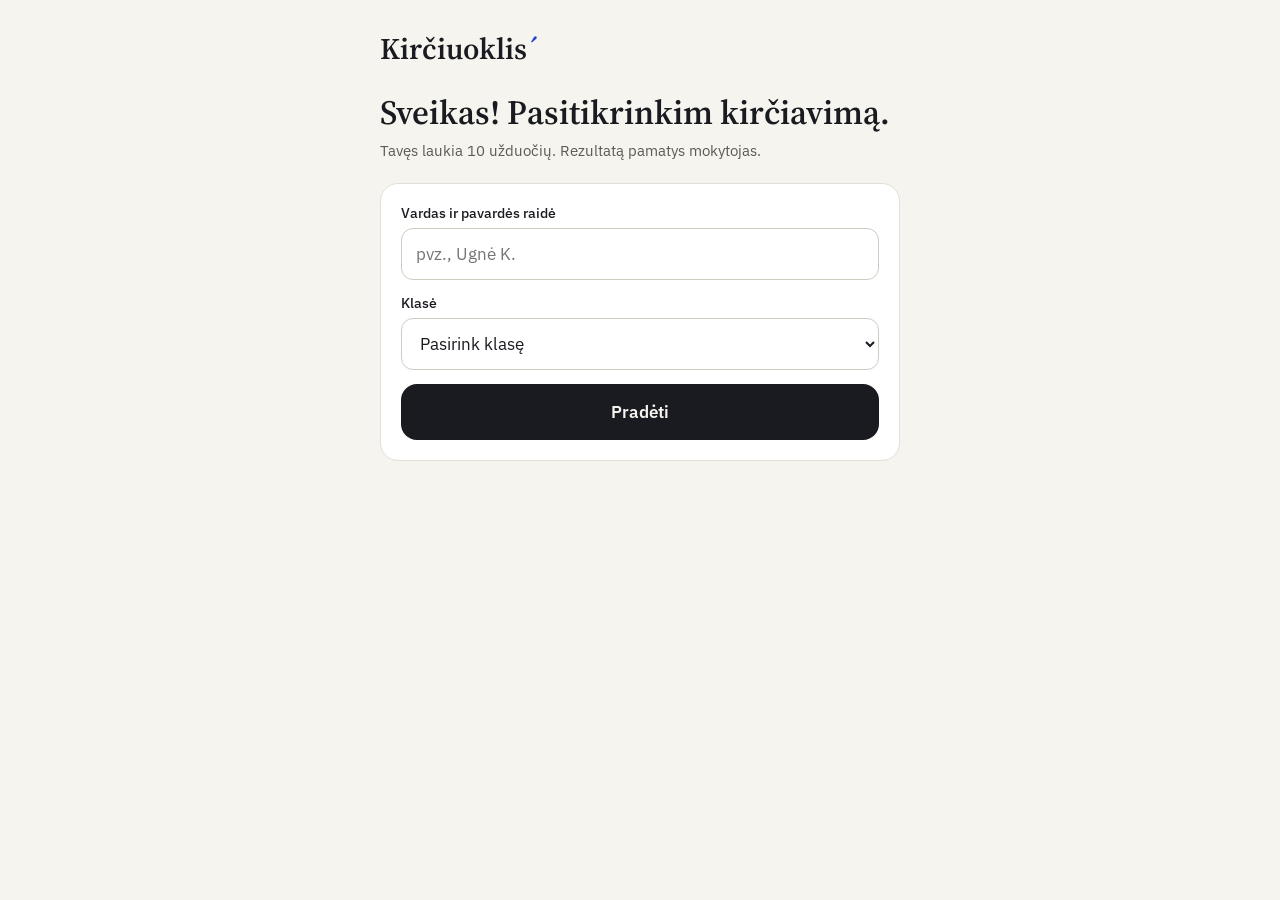
<file: index.html>
<!doctype html>
<html lang="lt">
<head>
<meta charset="utf-8">
<meta name="viewport" content="width=device-width, initial-scale=1">
<title>Kirčiavimo užduotys</title>
<link rel="preconnect" href="https://fonts.googleapis.com">
<link href="https://fonts.googleapis.com/css2?family=Source+Serif+4:opsz,wght@8..60,400;8..60,600&family=IBM+Plex+Sans:wght@400;500;600&display=swap" rel="stylesheet">
<link rel="stylesheet" href="stilius.css">
</head>
<body>
<main class="puslapis" id="programa">

  <!-- 1. Pradžia -->
  <section id="pradzia" class="ekranas">
    <p class="logo">Kirčiuoklis<span>´</span></p>
    <span class="demo-zyme" id="demo-zyme" hidden>Demo režimas: rezultatai lieka tik šiame kompiuteryje</span>
    <h1 class="pavadinimas" style="margin-top:24px">Sveikas! Pasitikrinkim kirčiavimą.</h1>
    <p class="pagalba" style="margin-top:8px">Tavęs laukia <span id="uzd-kiekis">10</span> užduočių. Rezultatą pamatys mokytojas.</p>
    <form id="pradzios-forma" class="kortele" style="margin-top:20px; display:flex; flex-direction:column; gap:14px">
      <div class="laukas">
        <label for="vardas">Vardas ir pavardės raidė</label>
        <input id="vardas" autocomplete="off" maxlength="40" placeholder="pvz., Ugnė K." required>
      </div>
      <div class="laukas">
        <label for="klase">Klasė</label>
        <select id="klase" required><option value="">Pasirink klasę</option></select>
      </div>
      <button class="mygtukas" type="submit">Pradėti</button>
    </form>
  </section>

  <!-- 2. Užduotis -->
  <section id="uzduotis" class="ekranas" hidden style="display:flex; flex-direction:column; gap:20px; flex:1">
    <div class="eiga">
      <div class="eiga-juosta" role="progressbar" aria-label="Eiga" aria-valuemin="0" id="eiga-juosta"><div class="eiga-uzpildas" id="eiga-uzpildas"></div></div>
      <span class="eiga-tekstas" id="eiga-tekstas"></span>
    </div>
    <div class="klausimas">
      <p class="antraste" id="klausimo-antraste"></p>
      <p class="pagalba centre" id="klausimo-pagalba"></p>
    </div>
    <p class="sakinys" id="sakinys"></p>
    <div class="skiemenys" id="skiemenys" role="group" aria-label="Skiemenys"></div>
    <div class="pasirinkimai" id="pasirinkimai" role="group" aria-label="Atsakymai"></div>
    <p class="atsiliepimas" id="atsiliepimas" aria-live="polite"></p>
    <button class="mygtukas apacioje" id="toliau" disabled>Tikrinti</button>
  </section>

  <!-- 3. Rezultatas -->
  <section id="rezultatas" class="ekranas" hidden style="display:flex; flex-direction:column; gap:18px">
    <p class="logo">Kirčiuoklis<span>´</span></p>
    <div class="kortele centre" style="display:flex; flex-direction:column; gap:10px; align-items:center; padding:28px 20px">
      <p class="antraste">Tavo rezultatas</p>
      <p class="taskai" id="taskai"></p>
      <p class="pagalba" id="pagyrimas"></p>
    </div>
    <div class="kortele">
      <p class="antraste" style="margin-bottom:12px">Kodėl taip kirčiuojama</p>
      <ul class="paaiskinimai" id="paaiskinimai"></ul>
    </div>
    <p class="busena" id="siuntimo-busena" aria-live="polite"></p>
    <button class="mygtukas antrinis" id="is-naujo">Bandyti dar kartą</button>
  </section>

</main>
<script src="nustatymai.js"></script>
<script src="uzduotys.js"></script>
<script src="bendra.js"></script>
<script src="mokinys.js"></script>
</body>
</html>
</file>
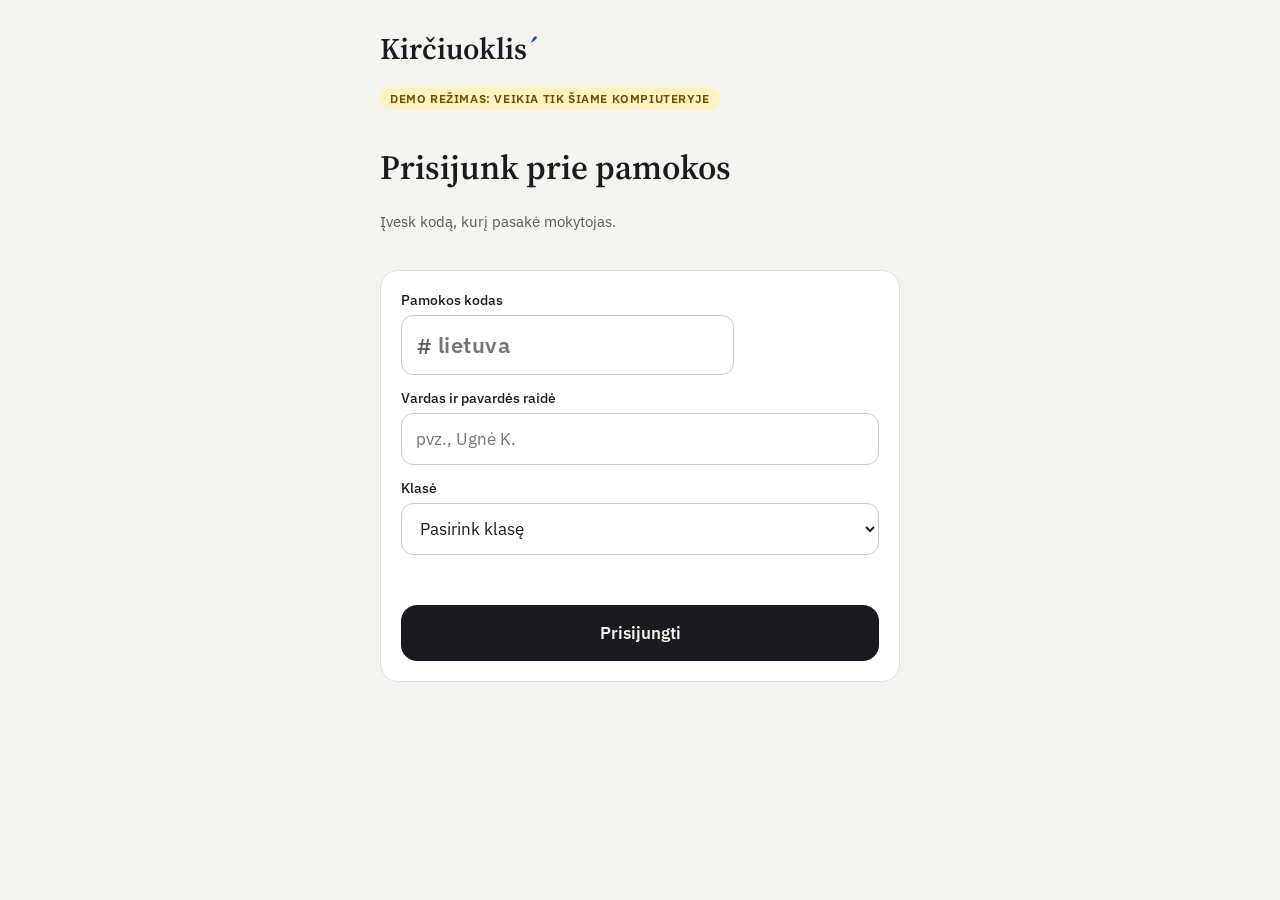
<file: gyvai/index.html>
<!doctype html>
<html lang="lt">
<head>
<meta charset="utf-8">
<meta name="viewport" content="width=device-width, initial-scale=1">
<title>Prisijungti prie pamokos</title>
<link rel="preconnect" href="https://fonts.googleapis.com">
<link href="https://fonts.googleapis.com/css2?family=Source+Serif+4:opsz,wght@8..60,400;8..60,600&family=IBM+Plex+Sans:wght@400;500;600&display=swap" rel="stylesheet">
<link rel="stylesheet" href="../stilius.css">
<link rel="stylesheet" href="gyvai.css">
<script src="../nustatymai.js"></script>
<script>
  if (typeof FIREBASE_CONFIG !== 'undefined' && FIREBASE_CONFIG) {
    for (const m of ['app', 'auth', 'database']) document.write('<script src="https://www.gstatic.com/firebasejs/10.12.2/firebase-' + m + '-compat.js"><\/script>');
  }
</script>
</head>
<body>

<!-- 1. Prisijungimas -->
<main class="puslapis" id="prisijungimas">
  <p class="logo">Kirčiuoklis<span>´</span></p>
  <span class="demo-zyme" id="demo-zyme" hidden>Demo režimas: veikia tik šiame kompiuteryje</span>
  <h1 class="pavadinimas" style="margin-top:20px">Prisijunk prie pamokos</h1>
  <p class="pagalba" style="margin-top:6px">Įvesk kodą, kurį pasakė mokytojas.</p>
  <form id="prisijungimo-forma" class="kortele" style="margin-top:18px; display:flex; flex-direction:column; gap:14px">
    <div class="laukas">
      <label for="kodas">Pamokos kodas</label>
      <div class="kodo-laukas"><span aria-hidden="true">#</span><input id="kodas" autocomplete="off" autocapitalize="none" spellcheck="false" maxlength="30" placeholder="lietuva" required></div>
    </div>
    <div class="laukas">
      <label for="vardas">Vardas ir pavardės raidė</label>
      <input id="vardas" autocomplete="off" maxlength="40" placeholder="pvz., Ugnė K." required>
    </div>
    <div class="laukas">
      <label for="klase">Klasė</label>
      <select id="klase" required><option value="">Pasirink klasę</option></select>
    </div>
    <p class="klaida-tekstas" id="prisijungimo-klaida" aria-live="polite"></p>
    <button class="mygtukas" type="submit" id="prisijungti">Prisijungti</button>
  </form>
</main>

<!-- 2. Pamoka -->
<div id="pamoka" class="ekranas-pilnas" hidden>
  <div class="virsutine">
    <span><span class="taskas" aria-hidden="true"></span><b id="pamokos-pavadinimas"></b></span>
    <span id="mokinio-vardas"></span>
  </div>

  <section id="r-laukti" class="laukimo-langas" hidden>
    <div class="pulsas" aria-hidden="true"></div>
    <h1 id="laukti-antraste">Žiūrėk į mokytoją</h1>
    <p id="laukti-tekstas">Netrukus čia kažkas atsiras.</p>
  </section>

  <section id="r-skaidre" class="skaidres-langas" hidden>
    <img id="skaidre" alt="">
    <button class="ikonos-mygtukas" id="pilnas-ekranas" aria-label="Visas ekranas">
      <svg width="20" height="20" viewBox="0 0 24 24" fill="none" stroke="currentColor" stroke-width="2" stroke-linecap="round"><path d="M4 9V4h5M20 9V4h-5M4 15v5h5M20 15v5h-5"/></svg>
    </button>
  </section>

  <section id="r-uzduotis" class="uzduoties-langas" hidden>
    <div class="eiga" id="savo-tempu-eiga" hidden>
      <div class="eiga-juosta"><div class="eiga-uzpildas" id="st-uzpildas"></div></div>
      <span class="eiga-tekstas" id="st-tekstas"></span>
    </div>
    <div id="uzduoties-vieta" style="display:flex; flex-direction:column; gap:18px"></div>
  </section>

  <section id="r-suvestine" class="uzduoties-langas" hidden>
    <div class="kortele centre" style="display:flex; flex-direction:column; gap:10px; align-items:center; padding:28px 20px">
      <p class="antraste">Tavo rezultatas</p>
      <p class="taskai" id="taskai"></p>
      <p class="pagalba" id="suvestines-tekstas">Palauk, ką toliau parodys mokytojas.</p>
    </div>
    <div class="kortele">
      <p class="antraste" style="margin-bottom:12px">Kodėl taip kirčiuojama</p>
      <ul class="paaiskinimai" id="paaiskinimai"></ul>
    </div>
  </section>
</div>

<script src="../uzduotys.js"></script>
<script src="../bendra.js"></script>
<script src="rysys.js"></script>
<script src="uzduotis.js"></script>
<script src="mokinys.js"></script>
</body>
</html>
</file>
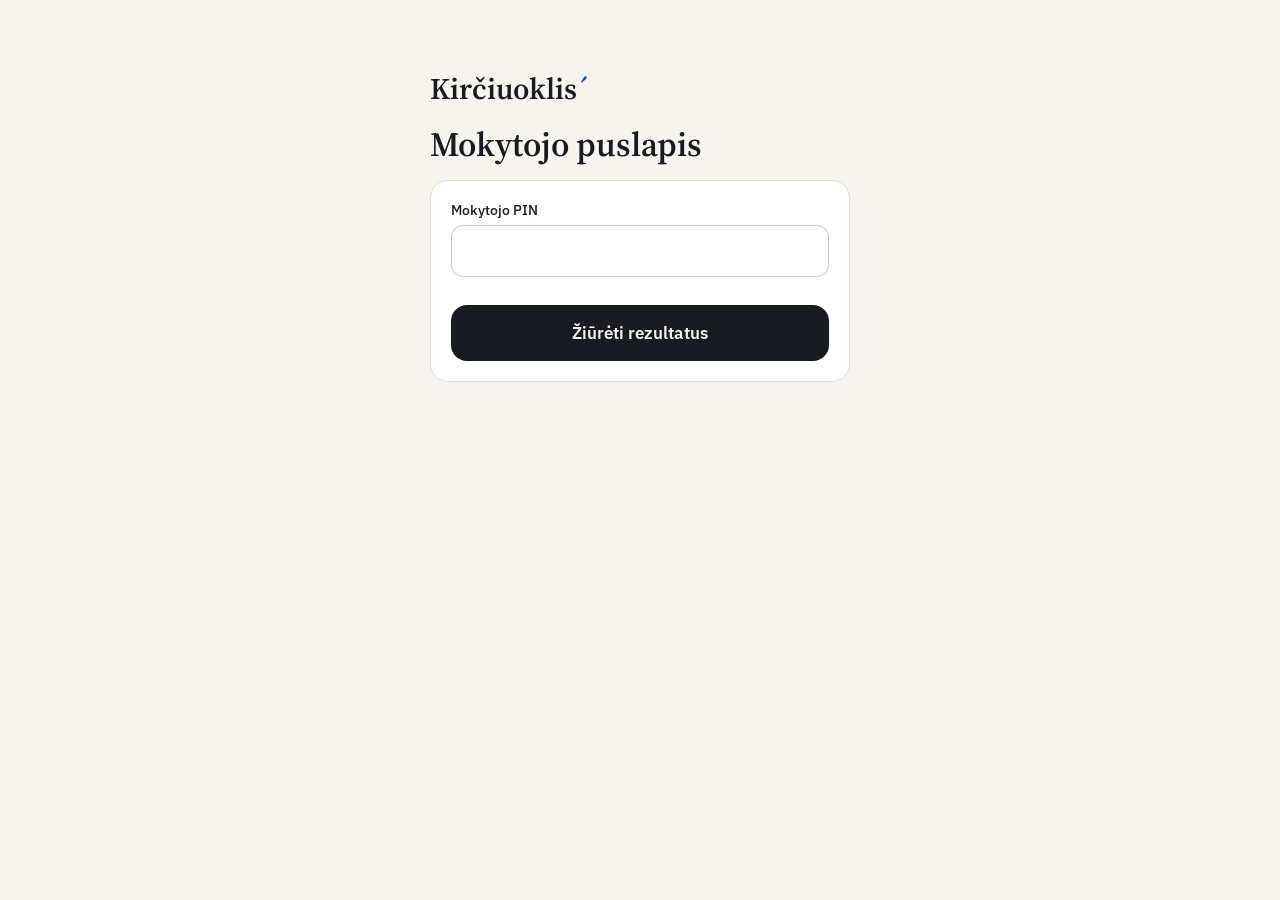
<file: mokytojas.html>
<!doctype html>
<html lang="lt">
<head>
<meta charset="utf-8">
<meta name="viewport" content="width=device-width, initial-scale=1">
<meta name="robots" content="noindex">
<title>Mokytojo rezultatai</title>
<link rel="preconnect" href="https://fonts.googleapis.com">
<link href="https://fonts.googleapis.com/css2?family=Source+Serif+4:opsz,wght@8..60,400;8..60,600&family=IBM+Plex+Sans:wght@400;500;600&display=swap" rel="stylesheet">
<link rel="stylesheet" href="stilius.css">
</head>
<body>
<main class="puslapis platus">

  <!-- Prisijungimas -->
  <section id="prisijungimas" style="max-width:420px; width:100%; margin:0 auto; display:flex; flex-direction:column; gap:16px; padding-top:40px">
    <p class="logo">Kirčiuoklis<span>´</span></p>
    <span class="demo-zyme" id="demo-zyme" hidden>Demo režimas: tinka bet koks PIN</span>
    <h1 class="pavadinimas">Mokytojo puslapis</h1>
    <form id="pin-forma" class="kortele" style="display:flex; flex-direction:column; gap:14px">
      <div class="laukas">
        <label for="pin">Mokytojo PIN</label>
        <input id="pin" type="password" inputmode="numeric" autocomplete="current-password" required>
      </div>
      <p class="klaidos-pranesimas" id="pin-klaida" aria-live="polite"></p>
      <button class="mygtukas" type="submit" id="pin-mygtukas">Žiūrėti rezultatus</button>
    </form>
  </section>

  <!-- Skirtukai -->
  <header id="skirtukai" hidden class="skirtukai-juosta">
    <p class="logo">Kirčiuoklis<span>´</span></p>
    <nav class="skirtukai" aria-label="Mokytojo skiltys">
      <button class="skirtukas aktyvus" data-skiltis="rezultatai" aria-current="page">Rezultatai</button>
      <button class="skirtukas" data-skiltis="uzduotys">Užduotys <span class="skaicius" id="laukia-zyme" hidden></span></button>
    </nav>
  </header>

  <!-- Rezultatai -->
  <section id="rezultatai" hidden style="display:flex; flex-direction:column; gap:18px">
    <div class="virsus">
      <div>
        <h1 class="pavadinimas" style="font-size:28px">Mokinių rezultatai</h1>
      </div>
      <div class="filtrai">
        <div class="laukas">
          <label for="filtras-klase">Klasė</label>
          <select id="filtras-klase"><option value="">Visos</option></select>
        </div>
        <div class="laukas">
          <label for="filtras-vardas">Mokinys</label>
          <input id="filtras-vardas" placeholder="Ieškoti vardo">
        </div>
        <button class="mygtukas antrinis" id="atnaujinti" style="height:44px; font-size:15px">Atnaujinti</button>
        <button class="mygtukas pavojingas" id="valyti" style="height:44px; font-size:15px">Valyti rezultatus</button>
      </div>
    </div>

    <div class="kortele patvirtinimas" id="patvirtinimas" hidden role="alertdialog" aria-labelledby="patv-tekstas">
      <p id="patv-tekstas" style="margin:0; font-size:16px; font-weight:500"></p>
      <p class="pagalba" style="margin-top:4px">Iš puslapio jų atkurti nebus galima.</p>
      <div style="display:flex; gap:10px; margin-top:14px; flex-wrap:wrap">
        <button class="mygtukas pavojingas" id="patv-taip" style="height:44px; font-size:15px">Taip, ištrinti</button>
        <button class="mygtukas antrinis" id="patv-ne" style="height:44px; font-size:15px">Atšaukti</button>
      </div>
    </div>

    <div class="santrauka">
      <div class="kortele"><span class="antraste">Bandymų</span><b id="sk-bandymu">0</b></div>
      <div class="kortele"><span class="antraste">Mokinių</span><b id="sk-mokiniu">0</b></div>
      <div class="kortele"><span class="antraste">Vidurkis</span><b id="vidurkis">–</b></div>
    </div>

    <div class="kortele">
      <span class="antraste">Sunkiausi žodžiai</span>
      <ul class="sunkiausi" id="sunkiausi"></ul>
    </div>

    <div class="lenteles-dezute">
      <table>
        <thead>
          <tr><th>Mokinys</th><th>Klasė</th><th>Data</th><th>Rezultatas</th><th>Klaidos</th></tr>
        </thead>
        <tbody id="eilutes"></tbody>
      </table>
    </div>
  </section>

  <!-- Užduotys -->
  <section id="uzduotys" hidden style="display:flex; flex-direction:column; gap:18px">
    <div class="virsus">
      <div>
        <h1 class="pavadinimas" style="font-size:28px">Užduotys</h1>
        <p class="pagalba" style="margin-top:6px; max-width:560px">
          Žodį rašyk su kirčio ženklu ir brūkšneliais tarp skiemenų, pvz. <b class="serif">vã-ka-ras</b>.
          Mokiniai mato tik <b>patvirtintas</b> užduotis.
        </p>
      </div>
      <div class="filtrai">
        <div class="laukas">
          <label for="uzd-filtras">Rodyti</label>
          <select id="uzd-filtras">
            <option value="visos">Visas</option>
            <option value="laukia">Laukia patikrinimo</option>
            <option value="patvirtintos">Patvirtintas</option>
          </select>
        </div>
        <button class="mygtukas antrinis" id="uzd-nauja" style="height:44px; font-size:15px">+ Nauja užduotis</button>
      </div>
    </div>

    <div class="zenklu-juosta kortele" role="toolbar" aria-label="Kirčio ženklai">
      <span class="pagalba">Įterpti į pažymėtą lauką:</span>
      <button type="button" data-iterpti="&#x300;" aria-label="Kairinis kirtis (trumpas)">à <small>trumpas</small></button>
      <button type="button" data-iterpti="&#x301;" aria-label="Dešininis kirtis (tvirtapradė)">á <small>tvirtapradė</small></button>
      <button type="button" data-iterpti="&#x303;" aria-label="Riestinis kirtis (tvirtagalė)">ã <small>tvirtagalė</small></button>
      <button type="button" data-iterpti="-" aria-label="Skiemenų brūkšnelis">- <small>skiemuo</small></button>
    </div>

    <div id="uzd-sarasas" class="uzd-sarasas"></div>

    <div class="saugojimo-juosta" id="saugojimo-juosta">
      <span id="saugojimo-busena" class="pagalba" aria-live="polite">Pakeitimų nėra</span>
      <button class="mygtukas" id="uzd-saugoti" disabled>Išsaugoti pakeitimus</button>
    </div>
  </section>

</main>
<script src="nustatymai.js"></script>
<script src="uzduotys.js"></script>
<script src="bendra.js"></script>
<script src="mokytojas.js"></script>
</body>
</html>
</file>
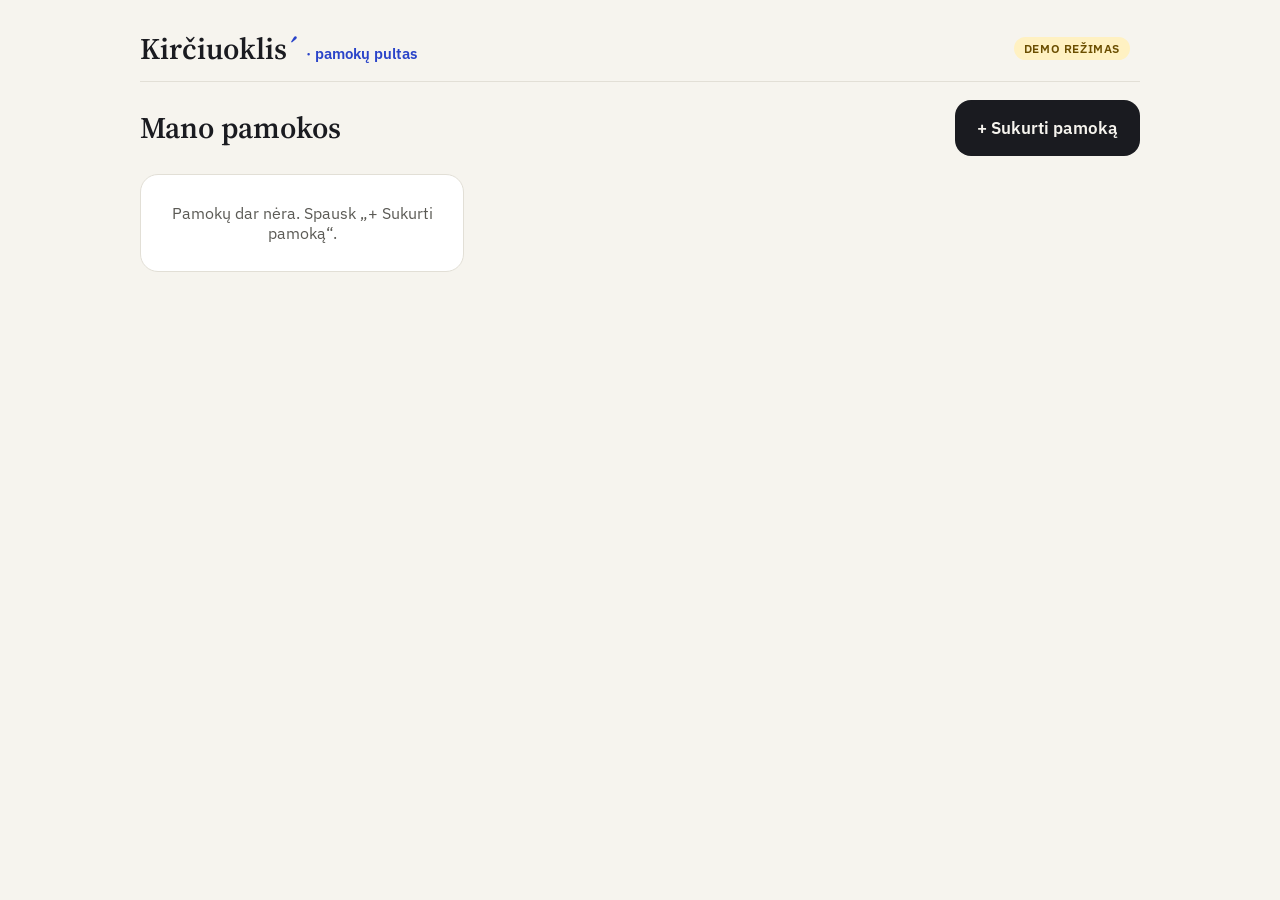
<file: gyvai/mokytojas.html>
<!doctype html>
<html lang="lt">
<head>
<meta charset="utf-8">
<meta name="viewport" content="width=device-width, initial-scale=1">
<meta name="robots" content="noindex">
<title>Pamokų pultas</title>
<link rel="preconnect" href="https://fonts.googleapis.com">
<link href="https://fonts.googleapis.com/css2?family=Source+Serif+4:opsz,wght@8..60,400;8..60,600&family=IBM+Plex+Sans:wght@400;500;600&display=swap" rel="stylesheet">
<link rel="stylesheet" href="../stilius.css">
<link rel="stylesheet" href="gyvai.css">
<script src="../nustatymai.js"></script>
<script>
  if (typeof FIREBASE_CONFIG !== 'undefined' && FIREBASE_CONFIG) {
    for (const m of ['app', 'auth', 'database']) document.write('<script src="https://www.gstatic.com/firebasejs/10.12.2/firebase-' + m + '-compat.js"><\/script>');
  }
</script>
</head>
<body>
<main class="puslapis platus">

  <header class="skirtukai-juosta">
    <p class="logo">Kirčiuoklis<span>´</span> <span class="pagalba" style="font-family:var(--sans); font-size:15px">· pamokų pultas</span></p>
    <div style="display:flex; gap:10px; align-items:center">
      <span class="demo-zyme" id="demo-zyme" hidden>Demo režimas</span>
      <span class="pagalba" id="mokytojo-pastas"></span>
    </div>
  </header>

  <!-- Prisijungimas (tik su Firebase) -->
  <section id="m-prisijungimas" hidden style="max-width:420px; display:flex; flex-direction:column; gap:14px; padding-top:20px">
    <h1 class="pavadinimas">Prisijunk kaip mokytojas</h1>
    <p class="pagalba">Naudok Google paskyrą, kuriai suteiktos mokytojo teisės.</p>
    <button class="mygtukas" id="prisijungti-google">Prisijungti su Google</button>
    <p class="klaida-tekstas" id="prisijungimo-klaida" aria-live="polite"></p>
  </section>

  <!-- Pamokų sąrašas -->
  <section id="m-pamokos" hidden style="display:flex; flex-direction:column; gap:18px">
    <div class="virsus">
      <h1 class="pavadinimas" style="font-size:30px">Mano pamokos</h1>
      <button class="mygtukas" id="nauja-pamoka">+ Sukurti pamoką</button>
    </div>
    <div class="pamoku-sarasas" id="pamoku-sarasas"></div>
  </section>

  <!-- Pamokos redaktorius -->
  <section id="m-redaktorius" hidden class="redaktorius">
    <div class="virsus">
      <h1 class="pavadinimas" style="font-size:30px" id="redaktoriaus-antraste">Nauja pamoka</h1>
      <button class="mygtukas antrinis" id="atsaukti-redagavima" style="height:44px; font-size:15px">Atgal į pamokas</button>
    </div>

    <div class="kortele" style="display:flex; flex-direction:column; gap:14px">
      <div class="formos-eile">
        <div class="laukas">
          <label for="r-pavadinimas">Pamokos pavadinimas</label>
          <input id="r-pavadinimas" maxlength="80" placeholder="pvz., Priegaidės. 5A">
        </div>
        <div class="laukas">
          <label for="r-kodas">Prisijungimo kodas</label>
          <div style="display:flex; gap:8px">
            <div class="kodo-laukas" style="flex:1"><span aria-hidden="true">#</span><input id="r-kodas" maxlength="30" autocomplete="off" spellcheck="false" style="height:52px !important; font-size:18px !important"></div>
            <button class="mygtukas antrinis" id="r-generuoti" type="button" style="height:52px; font-size:14px">Naujas</button>
          </div>
        </div>
      </div>
      <p class="pagalba">Kodą padiktuosi mokiniams. Raidės be lietuviškų ženklų, pvz. <b>lietuva</b>.</p>
    </div>

    <div class="kortele">
      <p class="antraste">Skaidrės</p>
      <div class="failo-laukas" style="margin-top:12px">
        <label class="mygtukas antrinis" style="display:inline-flex; align-items:center; height:48px; font-size:15px; cursor:pointer">
          Įkelti PDF arba paveikslėlius
          <input type="file" id="r-failai" accept="application/pdf,image/*" multiple class="paslepta">
        </label>
        <span class="pagalba" id="r-skaidriu-busena">PowerPoint ar Keynote skaidres išsaugok kaip PDF.</span>
        <button class="tekstinis-mygtukas" id="r-isvalyti-skaidres" type="button" hidden>Pašalinti visas skaidres</button>
      </div>
      <div class="skaidriu-tinklelis" id="r-skaidres"></div>
    </div>

    <div class="kortele">
      <p class="antraste">Pamokos užduotys (<span id="r-uzd-sk">0</span>)</p>
      <div id="r-uzduotys" class="banko-sarasas" style="max-height:none"></div>
      <details style="margin-top:14px">
        <summary style="cursor:pointer; font-weight:600; min-height:32px">Pridėti iš užduočių banko</summary>
        <p class="pagalba" id="r-banko-busena" style="margin-top:8px">Įkeliama…</p>
        <div id="r-bankas" class="banko-sarasas"></div>
      </details>
      <details style="margin-top:10px">
        <summary style="cursor:pointer; font-weight:600; min-height:32px">Sukurti naują užduotį</summary>
        <div class="formos-eile" style="margin-top:10px">
          <div class="laukas"><label for="r-n-zodis">Žodis (pvz. vã-ka-ras)</label><input id="r-n-zodis" style="font-family:var(--serif); font-size:20px"></div>
          <div class="laukas"><label for="r-n-sakinys">Sakinys su ___</label><input id="r-n-sakinys"></div>
        </div>
        <div class="laukas" style="margin-top:10px"><label for="r-n-kodel">Kodėl taip kirčiuojama</label><input id="r-n-kodel"></div>
        <div class="zenklu-juosta" style="position:static; box-shadow:none; padding:10px 0" role="toolbar" aria-label="Kirčio ženklai">
          <button type="button" data-iterpti="&#x300;" aria-label="Kairinis kirtis">à</button>
          <button type="button" data-iterpti="&#x301;" aria-label="Dešininis kirtis">á</button>
          <button type="button" data-iterpti="&#x303;" aria-label="Riestinis kirtis">ã</button>
          <button type="button" data-iterpti="-" aria-label="Skiemenų brūkšnelis">-</button>
          <button type="button" class="mygtukas mazas" id="r-n-prideti" style="margin-left:auto; font-family:var(--sans)">Pridėti į pamoką</button>
        </div>
        <p class="klaida-tekstas" id="r-n-klaida"></p>
      </details>
    </div>

    <div class="saugojimo-juosta">
      <span class="pagalba" id="r-busena" aria-live="polite"></span>
      <button class="mygtukas" id="r-saugoti">Išsaugoti pamoką</button>
    </div>
  </section>

  <!-- Gyva pamoka -->
  <section id="m-gyvai" hidden style="display:flex; flex-direction:column; gap:18px">
    <div class="pulto-virsus">
      <div>
        <p class="pagalba">Mokiniai jungiasi adresu <b id="g-adresas"></b></p>
        <h1 class="pavadinimas" style="font-size:28px; margin-top:4px" id="g-pavadinimas"></h1>
      </div>
      <div style="display:flex; align-items:center; gap:12px; flex-wrap:wrap">
        <span class="didelis-kodas" id="g-kodas"></span>
        <button class="mygtukas pavojingas" id="g-baigti" style="height:48px; font-size:15px">Baigti pamoką</button>
      </div>
    </div>

    <div class="kortele patvirtinimas" id="g-baigti-patv" hidden role="alertdialog" aria-labelledby="g-baigti-tekstas">
      <p id="g-baigti-tekstas" style="margin:0; font-size:16px; font-weight:500">Baigti pamoką? Mokiniai pamatys savo rezultatus.</p>
      <label class="jungiklis" id="g-siusti-eilute"><input type="checkbox" id="g-siusti" checked> Išsaugoti rezultatus į Google lentelę</label>
      <div style="display:flex; gap:10px; flex-wrap:wrap">
        <button class="mygtukas pavojingas mazas" id="g-baigti-taip">Taip, baigti</button>
        <button class="mygtukas antrinis mazas" id="g-baigti-ne">Atšaukti</button>
      </div>
    </div>

    <div class="pultas">
      <div style="display:flex; flex-direction:column; gap:14px">
        <div class="perziura" id="g-perziura" aria-live="polite"></div>
        <div class="valdikliai">
          <button class="mygtukas antrinis" id="g-atgal" aria-label="Ankstesnė skaidrė">◀</button>
          <span class="skaidres-nr" id="g-skaidres-nr"></span>
          <button class="mygtukas" id="g-pirmyn" aria-label="Kita skaidrė">Kita skaidrė ▶</button>
          <button class="mygtukas antrinis" id="g-laukti">Laukimo langas</button>
        </div>
        <p class="pagalba">Klavišai: → / PageDown – kita skaidrė, ← / PageUp – ankstesnė, B – laukimo langas. Veikia ir skaidrių pultelis.</p>
        <div class="miniaturos" id="g-miniaturos" aria-label="Skaidrės"></div>
      </div>

      <div class="soninis">
        <div class="kortele" id="g-statistika">
          <span class="antraste">Prisijungę</span>
          <p class="skaitliukas" style="margin:6px 0 0" id="g-prisijunge">0</p>
        </div>
        <div class="kortele">
          <span class="antraste">Užduotys</span>
          <div id="g-uzduotys" style="margin-top:6px"></div>
          <button class="mygtukas antrinis mazas" id="g-savo-tempu" style="margin-top:10px; width:100%">Visos užduotys – savo tempu</button>
        </div>
        <div class="kortele">
          <span class="antraste">Mokiniai</span>
          <ul class="dalyviai" id="g-dalyviai"></ul>
        </div>
      </div>
    </div>
  </section>

  <!-- Po pamokos -->
  <section id="m-pabaiga" hidden style="display:flex; flex-direction:column; gap:18px">
    <div class="virsus">
      <h1 class="pavadinimas" style="font-size:30px">Pamokos rezultatai</h1>
      <button class="mygtukas" id="p-grizti">Grįžti į pamokas</button>
    </div>
    <p class="pagalba" id="p-busena" aria-live="polite"></p>
    <div class="lenteles-dezute">
      <table>
        <thead><tr><th>Mokinys</th><th>Klasė</th><th>Rezultatas</th><th>Klaidos</th></tr></thead>
        <tbody id="p-eilutes"></tbody>
      </table>
    </div>
  </section>

</main>
<script src="../uzduotys.js"></script>
<script src="../bendra.js"></script>
<script src="rysys.js"></script>
<script src="pultas.js"></script>
</body>
</html>
</file>
<file: stilius.css>
:root {
  --fonas: #F6F4EE;
  --kortele: #FFFFFF;
  --rasalas: #1A1B20;
  --pilka: #5B5A55;
  --linija: #E2DFD6;
  --akcentas: #2A44C9;
  --akcentas-tamsus: #1C2F8F;
  --akcentas-sviesus: #E8ECFB;
  --gerai: #237A4B;
  --gerai-fonas: #E3F3EA;
  --klaida: #B93A0B;
  --klaida-fonas: #FCE7D6;
  --serif: 'Source Serif 4', Georgia, serif;
  --sans: 'IBM Plex Sans', system-ui, sans-serif;
}

* { box-sizing: border-box; }
html, body { margin: 0; }
body { font-family: var(--sans); color: var(--rasalas); background: var(--fonas); min-height: 100vh; }
button, input, select { font-family: inherit; font-size: inherit; }
button { cursor: pointer; }
[hidden] { display: none !important; }
.paslepta { position: absolute; width: 1px; height: 1px; overflow: hidden; clip: rect(0 0 0 0); }

.puslapis { max-width: 560px; margin: 0 auto; padding: 28px 20px 40px; min-height: 100vh; display: flex; flex-direction: column; gap: 18px; }
.puslapis.platus { max-width: 1040px; }

.logo { margin: 0; font-family: var(--serif); font-size: 30px; font-weight: 600; }
.logo span { color: var(--akcentas); }
.pavadinimas { margin: 0; font-family: var(--serif); font-size: 34px; line-height: 1.15; font-weight: 600; }
.pagalba { margin: 0; font-size: 15px; color: var(--pilka); line-height: 1.5; }
.antraste { margin: 0; font-size: 13px; font-weight: 600; letter-spacing: .06em; text-transform: uppercase; color: var(--pilka); }
.centre { text-align: center; }

.kortele { background: var(--kortele); border: 1px solid var(--linija); border-radius: 18px; padding: 20px; }

.laukas { display: flex; flex-direction: column; gap: 6px; }
.laukas label { font-size: 14px; font-weight: 500; }
.laukas input, .laukas select {
  height: 52px; border-radius: 12px; border: 1px solid #CFCBC0; background: #fff; padding: 0 14px; font-size: 17px; color: var(--rasalas);
}
.laukas input:focus, .laukas select:focus { outline: 3px solid var(--akcentas-sviesus); border-color: var(--akcentas); }
.formos-eile { display: grid; grid-template-columns: repeat(2, minmax(0, 1fr)); gap: 12px; }

.mygtukas {
  height: 56px; border-radius: 16px; border: none; background: var(--rasalas); color: var(--fonas);
  font-size: 17px; font-weight: 600; padding: 0 22px;
}
.mygtukas:disabled { opacity: .35; cursor: default; }
.mygtukas.antrinis { background: transparent; color: var(--rasalas); border: 1px solid #CFCBC0; }
.apacioje { margin-top: auto; }
.mygtukas.pavojingas { background: var(--klaida); color: #fff; }
.patvirtinimas { border-color: var(--klaida); background: var(--klaida-fonas); }

/* Eiga */
.eiga { display: flex; align-items: center; gap: 12px; }
.eiga-juosta { flex: 1; height: 10px; background: var(--linija); border-radius: 5px; overflow: hidden; }
.eiga-uzpildas { height: 100%; background: var(--akcentas); width: 0; transition: width .3s; border-radius: 5px; }
.eiga-tekstas { font-size: 14px; font-weight: 600; min-width: 44px; text-align: right; }

/* Užduotis */
.klausimas { display: flex; flex-direction: column; align-items: center; gap: 8px; padding-top: 12px; }
.sakinys { font-family: var(--serif); font-size: 20px; color: #3C3B37; text-align: center; margin: 0; }
.skiemenys { display: flex; justify-content: center; gap: 10px; flex-wrap: wrap; }
.pasirinkimai { display: grid; grid-template-columns: repeat(3, minmax(0, 1fr)); gap: 10px; }
.pasirinkimai.formos { grid-template-columns: 1fr; }

.plytele {
  border-radius: 18px; border: 1px solid var(--linija); background: var(--kortele); color: var(--rasalas);
  display: flex; flex-direction: column; align-items: center; justify-content: center; gap: 6px; padding: 10px;
}
.skiemenys .plytele { min-width: 84px; height: 88px; font-family: var(--serif); font-size: 38px; }
.pasirinkimai .plytele { height: 100px; }
.pasirinkimai.formos .plytele { height: 72px; flex-direction: row; font-family: var(--serif); font-size: 30px; }
.plytele .forma { font-family: var(--serif); font-size: 32px; line-height: 1; }
.plytele small { font-size: 13px; color: var(--pilka); }
.plytele:disabled { cursor: default; }
.plytele:disabled:not(.pasirinkta):not(.teisingas) { opacity: .4; }
.pasirinkta { border: 2px solid var(--akcentas); background: var(--akcentas-sviesus); }
.teisingas { border: 2px solid var(--gerai); background: var(--gerai-fonas); }
.neteisingas { border: 2px solid var(--klaida); background: var(--klaida-fonas); }

.atsiliepimas { min-height: 28px; text-align: center; font-size: 18px; font-weight: 600; margin: 0; }
.atsiliepimas.gerai { color: var(--gerai); }
.atsiliepimas.klaida { color: var(--klaida); }
.atsiliepimas .forma { font-family: var(--serif); font-size: 22px; }

/* Rezultatas */
.taskai { font-family: var(--serif); font-size: 76px; font-weight: 600; line-height: 1; margin: 0; }
.taskai small { font-size: 32px; color: var(--pilka); font-weight: 400; }
.paaiskinimai { list-style: none; margin: 0; padding: 0; display: flex; flex-direction: column; gap: 10px; }
.paaiskinimai li { padding: 14px 16px; border-radius: 14px; background: var(--fonas); border-left: 0; }
.paaiskinimai li.klaida { background: var(--klaida-fonas); }
.paaiskinimai p { margin: 6px 0 0; font-size: 15px; line-height: 1.55; color: #33322E; }
.zodzio-eilute { display: flex; justify-content: space-between; align-items: baseline; gap: 12px; flex-wrap: wrap; }
.zodzio-eilute .forma { font-family: var(--serif); font-size: 26px; font-weight: 600; }
.zyma { font-size: 13px; font-weight: 600; }
.zyma.gerai { color: var(--gerai); }
.zyma.klaida { color: var(--klaida); }
.zyma s { font-family: var(--serif); font-size: 17px; font-weight: 400; }
.busena { font-size: 14px; color: var(--pilka); text-align: center; margin: 0; }
.demo-zyme { align-self: flex-start; font-size: 12px; font-weight: 600; letter-spacing: .05em; text-transform: uppercase; background: #FFF1C2; color: #6B4E00; padding: 4px 10px; border-radius: 999px; }

/* Mokytojas */
.virsus { display: flex; align-items: center; justify-content: space-between; gap: 12px; flex-wrap: wrap; }
.filtrai { display: flex; gap: 10px; flex-wrap: wrap; align-items: flex-end; }
.filtrai .laukas select, .filtrai .laukas input { height: 44px; font-size: 15px; }
.santrauka { display: grid; grid-template-columns: repeat(3, minmax(0, 1fr)); gap: 12px; }
.santrauka .kortele { padding: 16px 18px; }
.santrauka b { display: block; font-family: var(--serif); font-size: 34px; font-weight: 600; margin-top: 4px; }
.lenteles-dezute { overflow-x: auto; background: var(--kortele); border: 1px solid var(--linija); border-radius: 16px; }
table { width: 100%; border-collapse: collapse; font-size: 15px; }
th { text-align: left; font-size: 12px; text-transform: uppercase; letter-spacing: .05em; color: var(--pilka); background: #EFECE4; padding: 10px 14px; white-space: nowrap; }
td { padding: 12px 14px; border-top: 1px solid #EEEBE3; vertical-align: top; }
.juostele { display: flex; align-items: center; gap: 10px; min-width: 150px; }
.juostele .eiga-juosta { height: 8px; }
.juostele .eiga-uzpildas { background: var(--gerai); }
.klaidos-zodziai { font-family: var(--serif); font-size: 17px; color: var(--klaida); }
.tuscia { padding: 28px; text-align: center; color: var(--pilka); }
.sunkiausi { list-style: none; margin: 10px 0 0; padding: 0; display: flex; flex-wrap: wrap; gap: 8px; }
.sunkiausi li { background: var(--klaida-fonas); border-radius: 999px; padding: 6px 12px; font-size: 14px; }
.sunkiausi b { font-family: var(--serif); font-size: 17px; }
.klaidos-pranesimas { color: var(--klaida); font-weight: 500; margin: 0; }

@media (max-width: 640px) {
  .santrauka { grid-template-columns: 1fr; }
  .pavadinimas { font-size: 28px; }
}

/* Mokytojo skirtukai */
.serif { font-family: var(--serif); font-size: 1.1em; }
.skirtukai-juosta { display: flex; align-items: center; justify-content: space-between; gap: 16px; flex-wrap: wrap; border-bottom: 1px solid var(--linija); padding-bottom: 12px; }
.skirtukai { display: flex; gap: 6px; }
.skirtukas { height: 44px; padding: 0 18px; border-radius: 12px; border: none; background: transparent; font-size: 15px; font-weight: 500; color: var(--pilka); display: flex; align-items: center; gap: 8px; }
.skirtukas.aktyvus { background: var(--rasalas); color: var(--fonas); }
.skaicius { background: var(--klaida); color: #fff; font-size: 12px; font-weight: 600; border-radius: 999px; padding: 2px 8px; }

/* Užduočių redaktorius */
.zenklu-juosta { position: sticky; top: 8px; z-index: 3; display: flex; align-items: center; gap: 8px; flex-wrap: wrap; padding: 10px 14px; box-shadow: 0 6px 18px rgba(0,0,0,.06); }
.zenklu-juosta button { height: 44px; min-width: 56px; padding: 0 12px; border-radius: 10px; border: 1px solid var(--linija); background: var(--fonas); font-family: var(--serif); font-size: 22px; color: var(--rasalas); display: flex; align-items: center; gap: 6px; }
.zenklu-juosta button small { font-family: var(--sans); font-size: 12px; color: var(--pilka); }
.uzd-sarasas { display: flex; flex-direction: column; gap: 12px; }
.uzd-kortele { background: var(--kortele); border: 1px solid var(--linija); border-radius: 16px; padding: 16px 18px; display: grid; grid-template-columns: minmax(0, 1fr) minmax(0, 1.4fr); gap: 16px 20px; }
.uzd-kortele.laukia { border: 2px solid #E0A100; background: #FFFBEB; }
.uzd-kortele.klaidinga { border: 2px solid var(--klaida); }
.uzd-kortele .laukas input, .uzd-kortele .laukas textarea { font-size: 16px; }
.uzd-kortele textarea { min-height: 84px; border-radius: 12px; border: 1px solid #CFCBC0; padding: 10px 14px; font-family: var(--sans); line-height: 1.5; resize: vertical; }
.uzd-kortele textarea:focus { outline: 3px solid var(--akcentas-sviesus); border-color: var(--akcentas); }
.uzd-kortele .zodzio-laukas { font-family: var(--serif); font-size: 22px !important; }
.uzd-perziura { display: flex; flex-direction: column; gap: 10px; }
.perziuros-skiemenys { display: flex; gap: 6px; flex-wrap: wrap; }
.perziuros-skiemenys span { min-width: 48px; height: 48px; padding: 0 10px; border-radius: 12px; border: 1px solid var(--linija); background: var(--fonas); display: flex; align-items: center; justify-content: center; font-family: var(--serif); font-size: 22px; color: #8A8880; }
.perziuros-skiemenys span.kirc { border: 2px solid var(--akcentas); background: var(--akcentas-sviesus); color: var(--rasalas); font-weight: 600; }
.perziuros-forma { font-family: var(--serif); font-size: 30px; font-weight: 600; line-height: 1.1; }
.perziuros-klaida { color: var(--klaida); font-weight: 500; font-size: 14px; margin: 0; }
.uzd-veiksmai { grid-column: 1 / -1; display: flex; align-items: center; justify-content: space-between; gap: 12px; flex-wrap: wrap; border-top: 1px solid #EEEBE3; padding-top: 12px; }
.jungiklis { display: flex; align-items: center; gap: 10px; font-size: 15px; font-weight: 500; cursor: pointer; min-height: 44px; }
.jungiklis input { width: 22px; height: 22px; accent-color: var(--gerai); }
.busenos-zyme { font-size: 12px; font-weight: 600; letter-spacing: .04em; text-transform: uppercase; padding: 4px 10px; border-radius: 999px; }
.busenos-zyme.laukia { background: #FFE9A8; color: #6B4E00; }
.busenos-zyme.patvirtinta { background: var(--gerai-fonas); color: var(--gerai); }
.tekstinis-mygtukas { height: 44px; border: none; background: transparent; color: var(--klaida); font-size: 14px; font-weight: 500; padding: 0 8px; }
.saugojimo-juosta { position: sticky; bottom: 0; z-index: 3; display: flex; align-items: center; justify-content: space-between; gap: 12px; flex-wrap: wrap; background: var(--fonas); border-top: 1px solid var(--linija); padding: 14px 0 18px; }
.saugojimo-juosta.pakeista #saugojimo-busena { color: #8A5A00; font-weight: 600; }

@media (max-width: 760px) {
  .uzd-kortele { grid-template-columns: 1fr; }
}
</file>
<file: gyvai/gyvai.css>
/* Gyvos pamokos: papildomi stiliai (pagrindiniai – ../stilius.css) */

.kodo-laukas { position: relative; }
.kodo-laukas span { position: absolute; left: 16px; top: 50%; transform: translateY(-50%); font-size: 22px; color: var(--pilka); font-weight: 600; pointer-events: none; }
.kodo-laukas input { padding-left: 36px !important; font-size: 22px !important; font-weight: 600; letter-spacing: .02em; height: 60px !important; }
.klaida-tekstas { color: var(--klaida); font-weight: 500; margin: 0; min-height: 1.4em; }

/* Mokinio ekranai */
.ekranas-pilnas { min-height: 100vh; display: flex; flex-direction: column; }
.virsutine { display: flex; align-items: center; justify-content: space-between; gap: 12px; padding: 12px 16px; font-size: 14px; color: var(--pilka); }
.virsutine b { color: var(--rasalas); }
.taskas { display: inline-block; width: 8px; height: 8px; border-radius: 4px; background: var(--gerai); margin-right: 6px; vertical-align: middle; }

.laukimo-langas { flex: 1; display: flex; flex-direction: column; align-items: center; justify-content: center; text-align: center; gap: 14px; padding: 32px 24px; }
.laukimo-langas h1 { margin: 0; font-family: var(--serif); font-size: clamp(30px, 6vw, 52px); line-height: 1.15; }
.laukimo-langas p { margin: 0; font-size: 18px; color: var(--pilka); max-width: 480px; }
.pulsas { width: 64px; height: 64px; border-radius: 32px; background: var(--akcentas-sviesus); display: flex; align-items: center; justify-content: center; }
.pulsas::after { content: ""; width: 20px; height: 20px; border-radius: 10px; background: var(--akcentas); animation: pulsas 1.6s ease-in-out infinite; }
@keyframes pulsas { 0%, 100% { transform: scale(.7); opacity: .6; } 50% { transform: scale(1.15); opacity: 1; } }
@media (prefers-reduced-motion: reduce) { .pulsas::after { animation: none; } }

.skaidres-langas { flex: 1; background: #111214; display: flex; align-items: center; justify-content: center; position: relative; min-height: 60vh; }
.skaidres-langas img { max-width: 100%; max-height: 100vh; width: 100%; height: 100%; object-fit: contain; display: block; }
.ikonos-mygtukas { position: absolute; right: 12px; bottom: 12px; width: 44px; height: 44px; border-radius: 22px; border: none; background: rgba(255,255,255,.14); color: #fff; display: flex; align-items: center; justify-content: center; }
.ikonos-mygtukas:hover { background: rgba(255,255,255,.24); }

.uzduoties-langas { flex: 1; width: 100%; max-width: 560px; margin: 0 auto; padding: 8px 20px 32px; display: flex; flex-direction: column; gap: 18px; }
.uzd-pranesimas:empty { display: none; }
.laukiam { margin: 0; text-align: center; font-size: 17px; font-weight: 600; color: var(--akcentas-tamsus); background: var(--akcentas-sviesus); border-radius: 14px; padding: 14px; }
.atskleidimas { border-radius: 14px; padding: 14px 16px; }
.atskleidimas.gerai { background: var(--gerai-fonas); }
.atskleidimas.klaida, .atskleidimas.nera { background: var(--klaida-fonas); }
.atsk-antraste { margin: 0; font-size: 18px; font-weight: 600; }
.atskleidimas.gerai .atsk-antraste { color: var(--gerai); }
.atskleidimas.klaida .atsk-antraste, .atskleidimas.nera .atsk-antraste { color: var(--klaida); }
.atsk-antraste .forma { font-family: var(--serif); font-size: 24px; color: var(--rasalas); margin-left: 4px; }
.atsk-kodel { margin: 6px 0 0; font-size: 15px; line-height: 1.55; color: #33322E; }

/* Mokytojo pultas */
.pultas { display: grid; grid-template-columns: minmax(0, 1.7fr) minmax(280px, 1fr); gap: 18px; align-items: start; }
@media (max-width: 900px) { .pultas { grid-template-columns: 1fr; } }
.pulto-virsus { display: flex; align-items: center; justify-content: space-between; gap: 16px; flex-wrap: wrap; }
.didelis-kodas { font-family: var(--sans); font-size: 34px; font-weight: 600; letter-spacing: .02em; background: var(--rasalas); color: var(--fonas); border-radius: 14px; padding: 6px 16px; }
.perziura { aspect-ratio: 16 / 9; background: #111214; border-radius: 16px; overflow: hidden; display: flex; align-items: center; justify-content: center; position: relative; }
.perziura img { width: 100%; height: 100%; object-fit: contain; }
.perziura .perz-tekstas { color: #E9E7E1; text-align: center; padding: 24px; }
.perziura .perz-tekstas b { display: block; font-family: var(--serif); font-size: 34px; color: #fff; margin-bottom: 6px; }
.perziuros-zyme { position: absolute; left: 12px; top: 12px; font-size: 12px; font-weight: 600; letter-spacing: .05em; text-transform: uppercase; background: rgba(255,255,255,.16); color: #fff; padding: 4px 10px; border-radius: 999px; }
.valdikliai { display: flex; align-items: center; gap: 10px; flex-wrap: wrap; }
.valdikliai .mygtukas { height: 52px; font-size: 16px; }
.skaidres-nr { font-size: 16px; font-weight: 600; min-width: 90px; text-align: center; }
.mygtukas.aktyvus-rezimas { background: var(--akcentas); }
.miniaturos { display: flex; gap: 8px; overflow-x: auto; padding-bottom: 6px; }
.miniaturos button { flex: 0 0 auto; width: 120px; aspect-ratio: 16/9; padding: 0; border-radius: 8px; border: 2px solid transparent; background: #111214; overflow: hidden; position: relative; }
.miniaturos button img { width: 100%; height: 100%; object-fit: contain; }
.miniaturos button.dabar { border-color: var(--akcentas); }
.miniaturos button span { position: absolute; left: 4px; bottom: 4px; font-size: 11px; font-weight: 600; background: rgba(0,0,0,.6); color: #fff; padding: 1px 6px; border-radius: 6px; }
.soninis { display: flex; flex-direction: column; gap: 14px; }
.soninis .kortele { padding: 16px; }
.uzd-eilute { display: flex; align-items: center; justify-content: space-between; gap: 10px; padding: 10px 0; border-top: 1px solid #EEEBE3; }
.uzd-eilute:first-of-type { border-top: none; }
.uzd-eilute .forma { font-family: var(--serif); font-size: 20px; font-weight: 600; }
.uzd-eilute small { display: block; font-size: 13px; color: var(--pilka); }
.mazas { height: 40px !important; font-size: 14px !important; padding: 0 14px !important; border-radius: 12px !important; }
.uzd-eilute.dabar { background: var(--akcentas-sviesus); margin: 0 -10px; padding: 10px; border-radius: 12px; border-top-color: transparent; }
.skaitliukas { font-family: var(--serif); font-size: 40px; font-weight: 600; line-height: 1; }
.skaitliukas small { font-size: 20px; color: var(--pilka); font-weight: 400; }
.dalyviai { list-style: none; margin: 8px 0 0; padding: 0; display: flex; flex-direction: column; gap: 6px; max-height: 320px; overflow-y: auto; }
.dalyviai li { display: flex; justify-content: space-between; gap: 8px; font-size: 15px; padding: 6px 0; border-bottom: 1px solid #F0EDE6; }
.dalyviai li.atsijunges { color: #8A8880; }
.dalyviai .ats-zyme { font-size: 13px; font-weight: 600; }
.ats-zyme.gerai { color: var(--gerai); }
.ats-zyme.klaida { color: var(--klaida); }

/* Pamokų sąrašas ir redaktorius */
.pamoku-sarasas { display: grid; grid-template-columns: repeat(auto-fill, minmax(280px, 1fr)); gap: 14px; }
.pamokos-kortele { display: flex; flex-direction: column; gap: 10px; }
.pamokos-kortele h3 { margin: 0; font-family: var(--serif); font-size: 22px; }
.pamokos-kortele .info { font-size: 14px; color: var(--pilka); }
.pamokos-kortele .veiksmai { display: flex; gap: 8px; flex-wrap: wrap; margin-top: auto; }
.redaktorius { display: flex; flex-direction: column; gap: 16px; }
.skaidriu-tinklelis { display: grid; grid-template-columns: repeat(auto-fill, minmax(140px, 1fr)); gap: 10px; margin-top: 12px; }
.skaidriu-tinklelis figure { margin: 0; position: relative; aspect-ratio: 16/9; background: #111214; border-radius: 8px; overflow: hidden; }
.skaidriu-tinklelis img { width: 100%; height: 100%; object-fit: contain; }
.skaidriu-tinklelis figcaption { position: absolute; left: 4px; bottom: 4px; font-size: 11px; font-weight: 600; background: rgba(0,0,0,.6); color: #fff; padding: 1px 6px; border-radius: 6px; }
.failo-laukas { border: 2px dashed #CFCBC0; border-radius: 14px; padding: 18px; display: flex; align-items: center; gap: 14px; flex-wrap: wrap; }
.banko-sarasas { display: flex; flex-direction: column; max-height: 380px; overflow-y: auto; margin-top: 10px; border: 1px solid var(--linija); border-radius: 12px; }
.banko-sarasas label { display: flex; align-items: center; gap: 12px; padding: 10px 14px; border-top: 1px solid #F0EDE6; cursor: pointer; min-height: 44px; }
.banko-sarasas label:first-child { border-top: none; }
.banko-sarasas input { width: 20px; height: 20px; accent-color: var(--akcentas); flex-shrink: 0; }
.banko-sarasas .forma { font-family: var(--serif); font-size: 19px; font-weight: 600; min-width: 100px; }
.banko-sarasas small { color: var(--pilka); font-size: 14px; }
.eilute-veiksmai { display: flex; gap: 10px; flex-wrap: wrap; align-items: center; }
</file>
